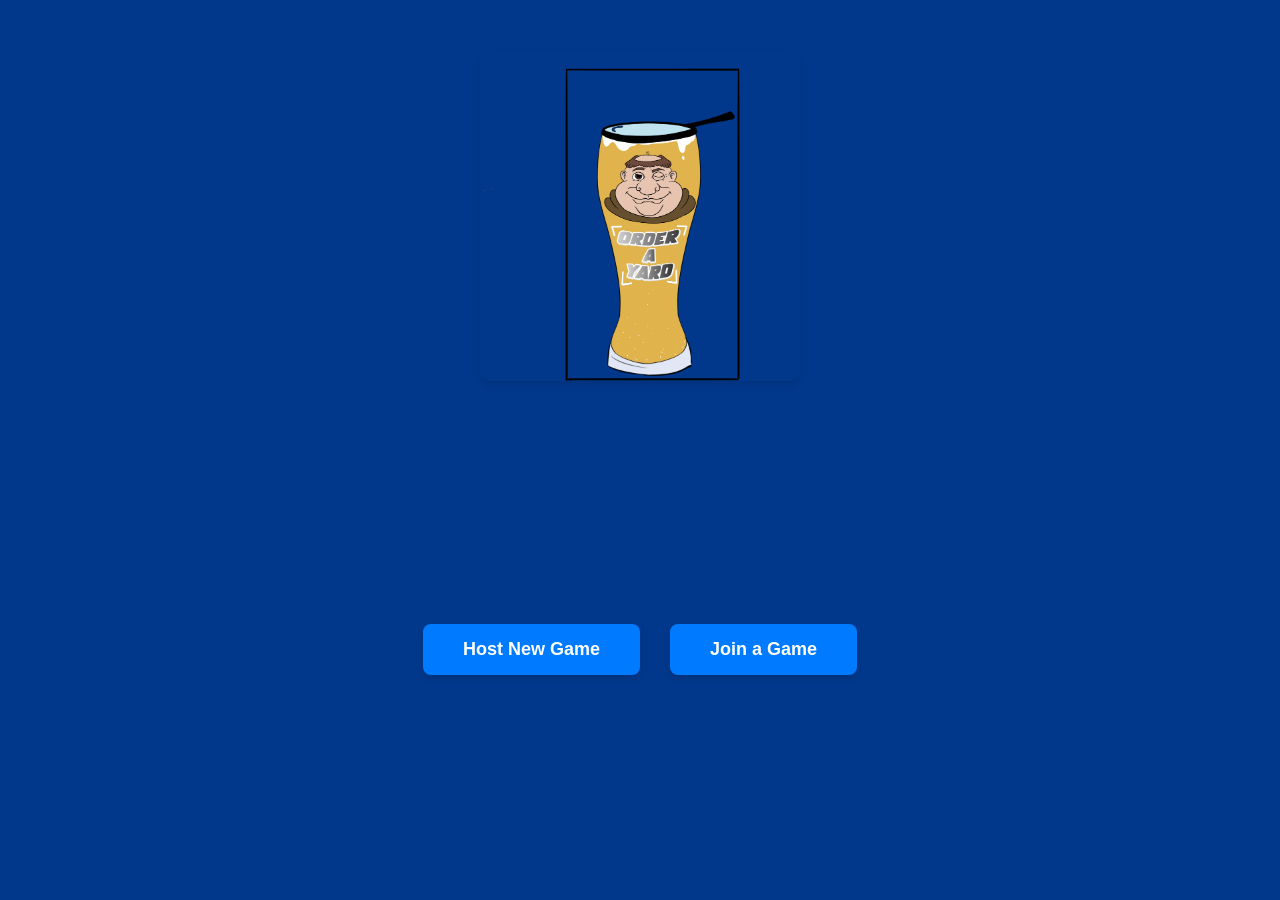
<file: index.html>
<!DOCTYPE html>
<html lang="en">
<head>
    <meta charset="UTF-8">
    <meta name="viewport" content="width=device-width, initial-scale=1.0">
    <title>Scotland Yard Website</title>
    <link rel="stylesheet" href="styles.css">
</head>
<body>
    <div class="container">
        <div class="top-section">
            <img src="croppedLogo.png" alt="Scotland Yard Logo" class="top-image">
        </div>
        
        <div class="button-section">
            <button class="nav-button" onclick="location.href='hostGame.html'">
                Host New Game
            </button>
            <button class="nav-button" onclick="location.href='joinGame.html'">
                Join a Game 
            </button>
        </div>
    </div>
</body>
</html>
</file>
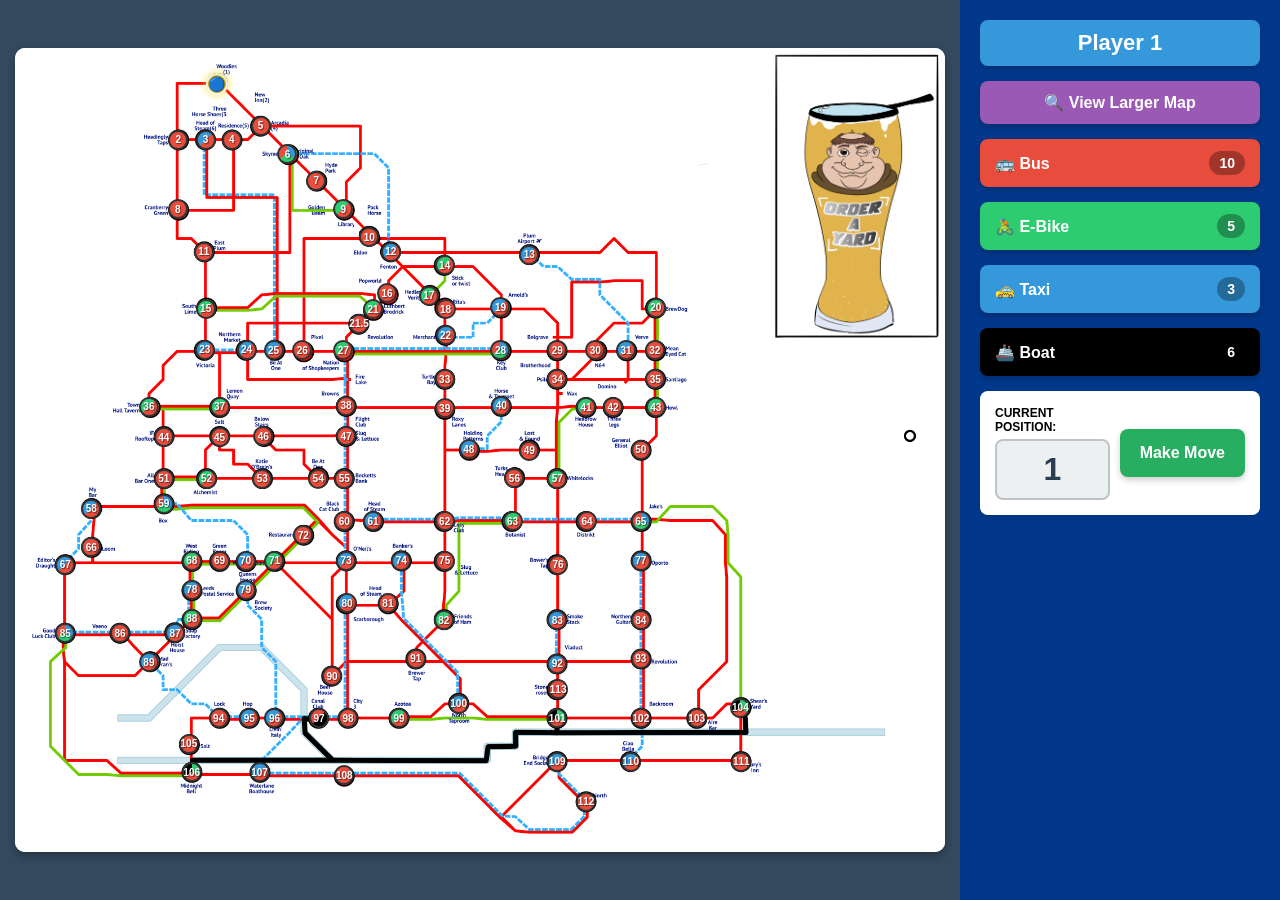
<file: gamePage.html>
<!DOCTYPE html>
<html lang="en">
<head>
    <meta charset="UTF-8">
    <meta name="viewport" content="width=device-width, initial-scale=1.0">
    <title>Game - Scotland Yard</title>
    <link rel="stylesheet" href="styles.css">
    <link rel="stylesheet" href="gamePage.css">
    <script src="gamePage.js" defer></script>
</head>
<body>
    <div class="game-container">
        <!-- Left Side - Map -->
        <div class="game-map-section">
            <div class="game-map" id="gameMap">
                <!-- .map-inner is the same size as the image —
                     ALL markers are children of this so % coords line up exactly -->
                <img src="OrderAYardFinalMap.png" alt="Game Map" class="map-image">
                <div class="map-inner">
                    <!-- COORDINATE CAPTURE PANEL -->
                    <!-- <div id="capturePanel" style="position:absolute; top:10px; right:10px; background:rgba(0,0,0,0.9); color:white; padding:15px; border-radius:8px; font-family:monospace; font-size:12px; z-index:200; max-width:280px;">
                        <div style="font-weight:bold; margin-bottom:10px;">📍 Coordinate Capture Tool</div>
                        <div>Next Location: <span id="nextLocationId" style="color:#4CAF50; font-weight:bold;">1</span></div>
                        <div id="coordDisplay" style="margin:8px 0;">Click on map to capture position</div>
                        <div style="margin-top:10px;">
                            <button onclick="undoLastCapture()" style="padding:5px 10px; margin-right:5px; cursor:pointer;">↩ Undo</button>
                            <button onclick="exportCoordinates()" style="padding:5px 10px; cursor:pointer;">📋 Copy JSON</button>
                        </div>
                        <div id="capturedList" style="margin-top:10px; max-height:150px; overflow-y:auto; font-size:10px;"></div>
                    </div> -->
                    <img id="captureToggle" src="OrderAYardLogo20262.png" style="position:absolute; top:-10px; right:-50px; width:300px; height:300px; cursor:pointer; z-index:200;" title="Toggle Coordinate Capture Tool">
                    <div id="capturedMarkers"></div>
                    <!-- <div id="playerPiece1" class="other-player-piece" draggable="true">
                        🔵
                    </div>-->
                    <div id="playerPiece" class="player-piece" draggable="true">
                        🔵
                    </div>
                    <div id="locationMarkers"></div>
                </div>
            </div>
        </div>
    
        
        <!-- Right Side - Controls -->
        <div class="game-controls-section">
            <!-- Player Name -->
            <div class="player-info">
                <h2 id="playerName">Player 1</h2>
            </div>
            
            <!-- View Map Button -->
            <button class="view-map-button" onclick="viewLargerMap()">
                🔍 View Larger Map
            </button>
            
        
            
            <!-- Tickets Section -->
            <button class="ticket-button bus" onclick="selectTicket('red')" id="redTicket">
                🚌 Bus
                <span class="ticket-count">10</span>
            </button>
            <button class="ticket-button ebike" onclick="selectTicket('green')" id="greenTicket">
                🚴 E-Bike
                <span class="ticket-count">5</span>
            </button>
            <button class="ticket-button taxi" onclick="selectTicket('yellow')" id="yellowTicket">
                🚕 Taxi
                <span class="ticket-count">3</span>
            </button>
            <button class="ticket-button boat" onclick="selectTicket('black')" id="blackTicket">
                🚢 Boat
                <span class="ticket-count">6</span>
            </button>
            <!--
                <button class="ticket-button wild" onclick="selectTicket('wild')" id="wildTicket">
                    🌑 Wild
                    <span class="ticket-count">2</span>
                </button>
            -->
            
            <!-- Position and Move Section -->
            <!--
                <div class="movement-log-section">
                    <h3>Movement Log</h3>
                    <div id="movementLog" class="movement-log"></div>
                    <div id="mrxDebugPanel" style="margin-top:8px; padding:8px; border:1px solid #ddd; border-radius:6px; font-size:12px; line-height:1.4; background:#f9f9f9; color:#222;">
                        Mr. X Debug: waiting for values...
                    </div>
                </div>
            -->

            <div class="position-move-section">
                <div class="position-display">
                    <label>Current Position:</label>
                    <div class="position-value" id="currentPosition">45</div>
                </div>
                <button class="make-move-button" onclick="makeMove()">
                    Make Move
                </button>
            </div>
        </div>
    </div>
    
    <!-- Modal for Larger Map View -->
    <div id="mapModal" class="map-modal">
        <div class="map-modal-content">
            <span class="map-modal-close" onclick="closeMapModal()">&times;</span>
            <img src="OrderAYardFinalMap.png" alt="Full Map" class="map-modal-image">
        </div>
    </div>

    <div id="gameOverOverlay" class="game-over-overlay hidden" role="dialog" aria-modal="true" aria-labelledby="gameOverTitle">
        <div class="game-over-card">
            <div class="game-over-badge">Final Result</div>
            <h2 id="gameOverTitle">Game Over</h2>
            <p id="gameOverMessage">A player landed on Mr. X.</p>
            <div class="game-over-actions">
                <button class="game-over-btn primary" onclick="location.reload()">Play Again</button>
                <button class="game-over-btn" onclick="window.location.href='lobbyPage.html'">Back to Lobby</button>
            </div>
        </div>
    </div>

    
</body>
</html>
</file>
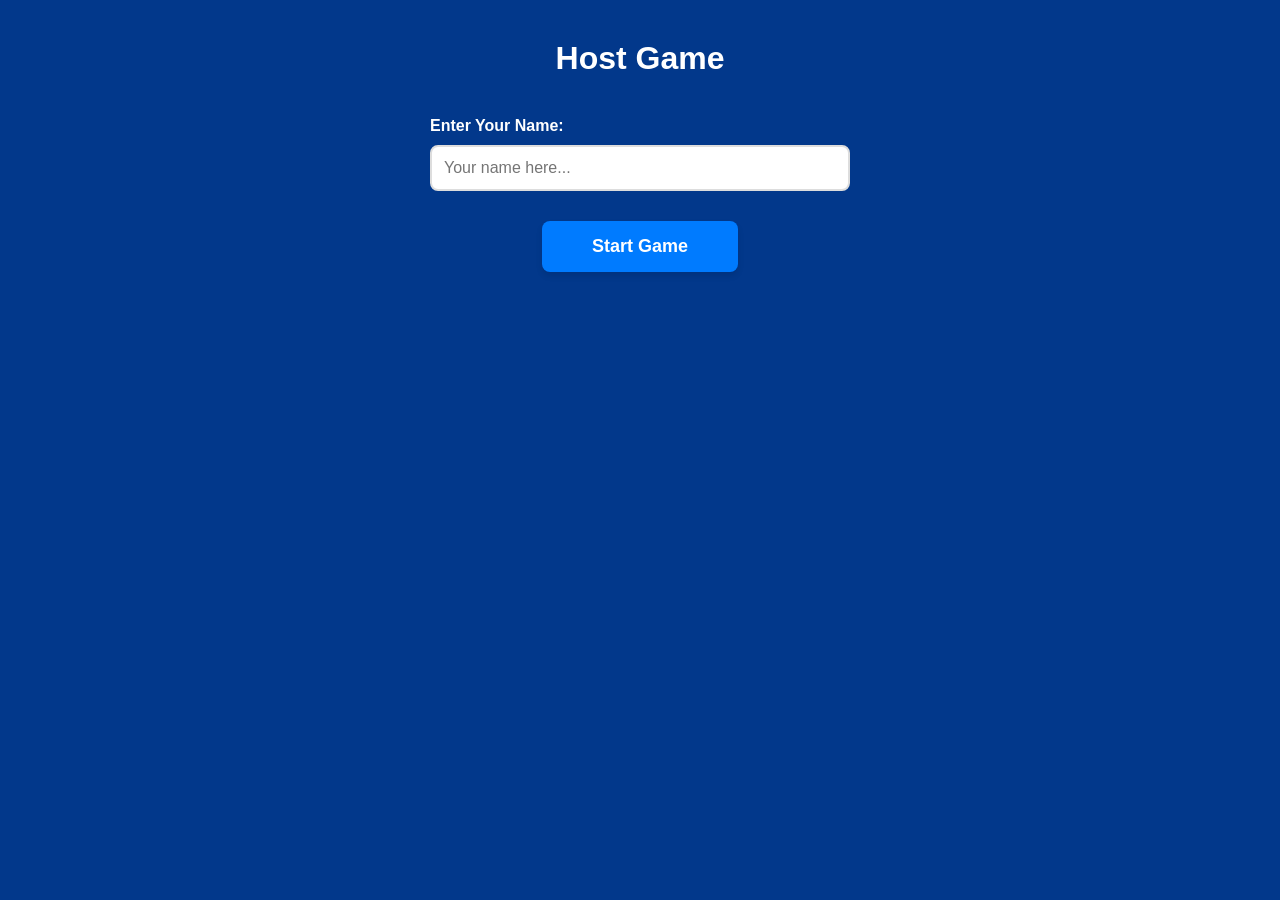
<file: hostGame.html>
<!DOCTYPE html>
<html lang="en">
<head>
    <meta charset="UTF-8">
    <meta name="viewport" content="width=device-width, initial-scale=1.0">
    <title>Host Game - Scotland Yard Website</title>
    <link rel="stylesheet" href="styles.css">
</head>
<body>
    <div class="container">
        <div class="host-game-container">
            <h1>Host Game</h1>
            
            <!-- Name Input -->
            <div class="form-group">
                <label for="playerName">Enter Your Name:</label>
                <input type="text" id="playerName" placeholder="Your name here..." />
            </div>
            
            <!-- Bottom Button -->
            <button href="/lobbyPage" class="bottom-button" id="startButton" onclick="startGame()" >
                Start Game
            </button>
        </div>
    </div>
    <script src="hostGame.js"></script>
    
</body>
</html>
</file>
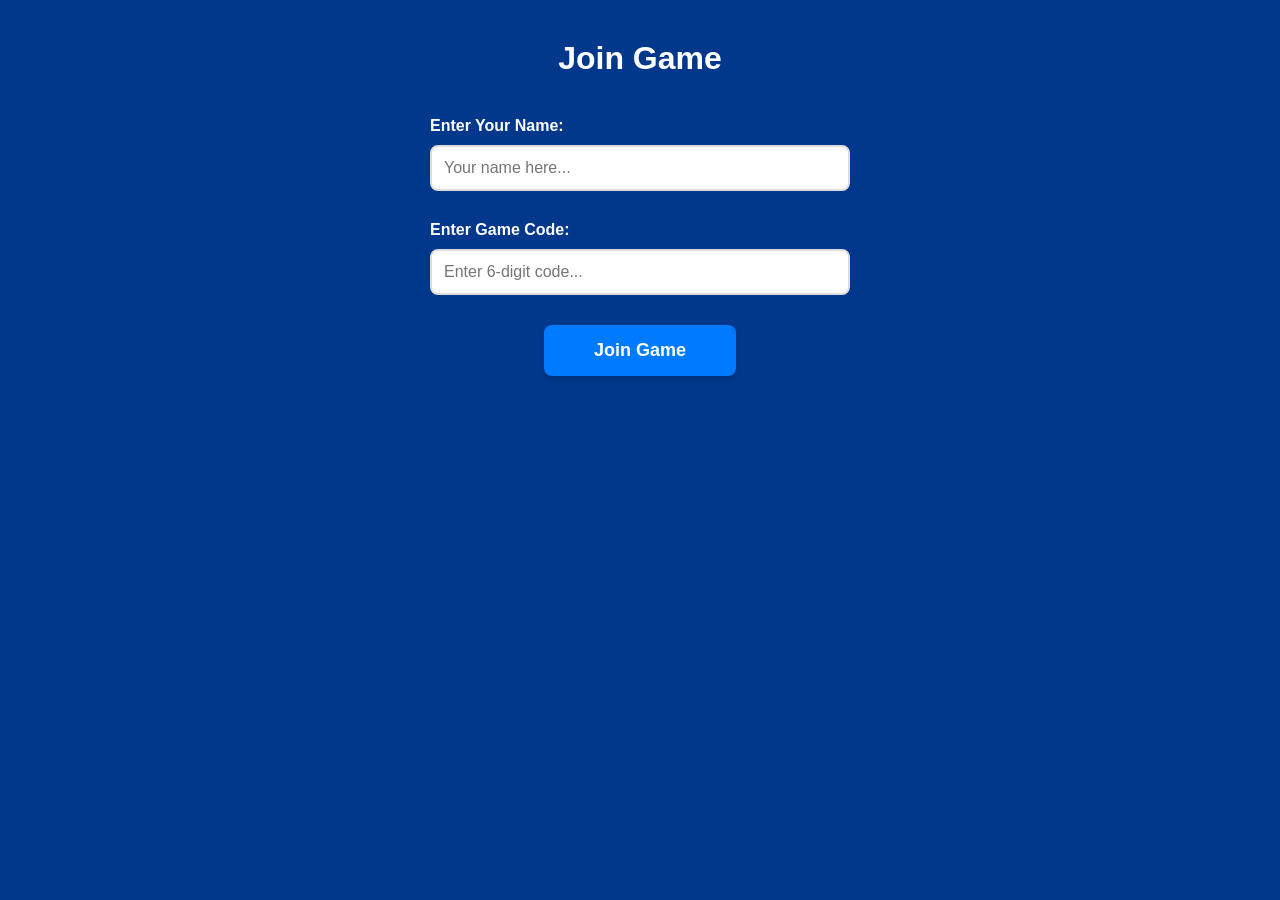
<file: joinGame.html>
<!--Still need to add mr x button lh-->


<!DOCTYPE html>
<html lang="en">
<head>
    <meta charset="UTF-8">
    <meta name="viewport" content="width=device-width, initial-scale=1.0">
    <title>Join Game - Scotland Yard Website</title>
    <link rel="stylesheet" href="styles.css">
</head>
<body>
    <div class="container">
        <div class="host-game-container">
            <h1>Join Game</h1>
            
            <!-- Name Input -->
            <div class="form-group">
                <label for="playerName">Enter Your Name:</label>
                <input type="text" id="playerName" placeholder="Your name here..." />
            </div>
            
            <!-- Game Code Input -->
            <div class="form-group">
                <label for="gameCode">Enter Game Code:</label>
                <input type="text" id="gameCode" placeholder="Enter 6-digit code..." maxlength="6" />
            </div>
            
            <!-- Join Game Button -->
            <button class="bottom-button" id="bottom-button">
                Join Game
            </button>
        </div>
    </div>
    <script src="joinGame.js" defer></script>
</body>
</html>
</file>
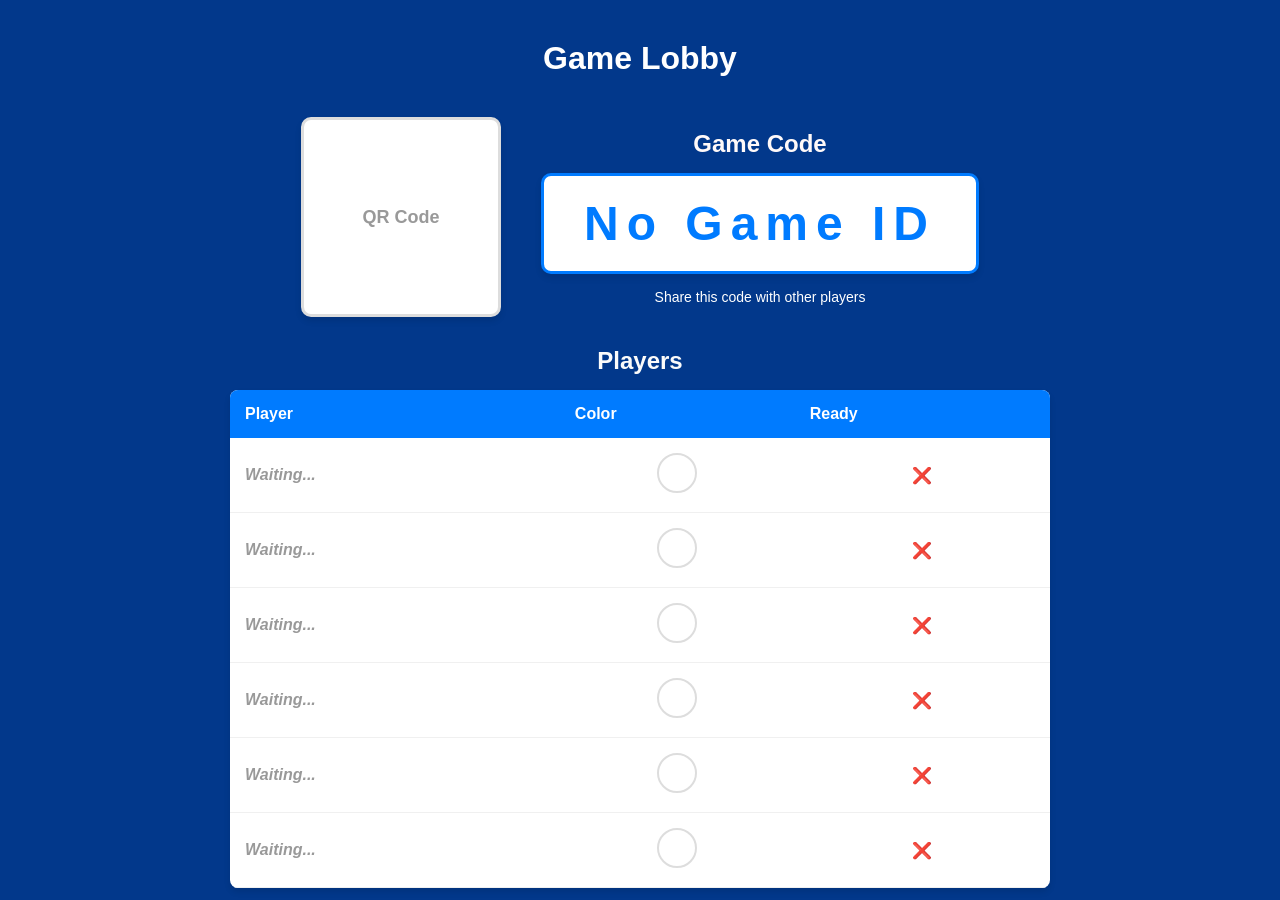
<file: lobbyPage.html>
<!DOCTYPE html>
<html lang="en">
<head>
    <meta charset="UTF-8">
    <meta name="viewport" content="width=device-width, initial-scale=1.0">
    <title>Game Lobby - Scotland Yard Website</title>
    
    <link rel="stylesheet" href="styles.css">
</head>
<body>
    <div class="container">
        <div class="lobby-container">
            <h1>Game Lobby</h1>
            
            <!-- QR Code and Game Code Section -->
            <div class="lobby-header">
                <div class="qr-code-section">
                    <div class="qr-code-placeholder">
                        <!-- QR Code will go here -->
                        <p>QR Code</p>
                    </div>
                </div>
                
                <div class="game-code-section">
                    <h2>Game Code</h2>
                    <div class="game-code-display" id="gameCodeDisplay">PlaceHolder</div>
                    <p class="game-code-instruction">Share this code with other players</p>
                </div>
            </div>
            
            <!-- Players Table -->
            <div class="players-section">
                <h2>Players</h2>
                <table class="players-table">
                    <thead>
                        <tr>
                            <th>Player</th>
                            <th>Color</th>
                            <th>Ready</th>
                        </tr>
                    </thead>
                    <tbody id="playersTableBody">
                        <tr class="player-row" data-player="1">
                            <td class="player-name">Waiting...</td>
                            <td class="player-color"><div class="color-indicator"></div></td>
                            <td class="player-ready">❌</td>
                        </tr>
                        <tr class="player-row" data-player="2">
                            <td class="player-name">Waiting...</td>
                            <td class="player-color"><div class="color-indicator"></div></td>
                            <td class="player-ready">❌</td>
                        </tr>
                        <tr class="player-row" data-player="3">
                            <td class="player-name">Waiting...</td>
                            <td class="player-color"><div class="color-indicator"></div></td>
                            <td class="player-ready">❌</td>
                        </tr>
                        <tr class="player-row" data-player="4">
                            <td class="player-name">Waiting...</td>
                            <td class="player-color"><div class="color-indicator"></div></td>
                            <td class="player-ready">❌</td>
                        </tr>
                        <tr class="player-row" data-player="5">
                            <td class="player-name">Waiting...</td>
                            <td class="player-color"><div class="color-indicator"></div></td>
                            <td class="player-ready">❌</td>
                        </tr>
                        <tr class="player-row" data-player="6">
                            <td class="player-name">Waiting...</td>
                            <td class="player-color"><div class="color-indicator"></div></td>
                            <td class="player-ready">❌</td>
                        </tr>
                    </tbody>
                </table>
            </div>
            
            <!-- Ready/Start Button -->
            <button class="lobby-action-button" id="readyButton" onclick="toggleReady()">
            
                load into game
            </button >
        <button id="startButton">Start Game</button>
        </div>
    </div>
    <script src="lobbyPage.js" defer></script>
    
    </body>

</html>
</file>
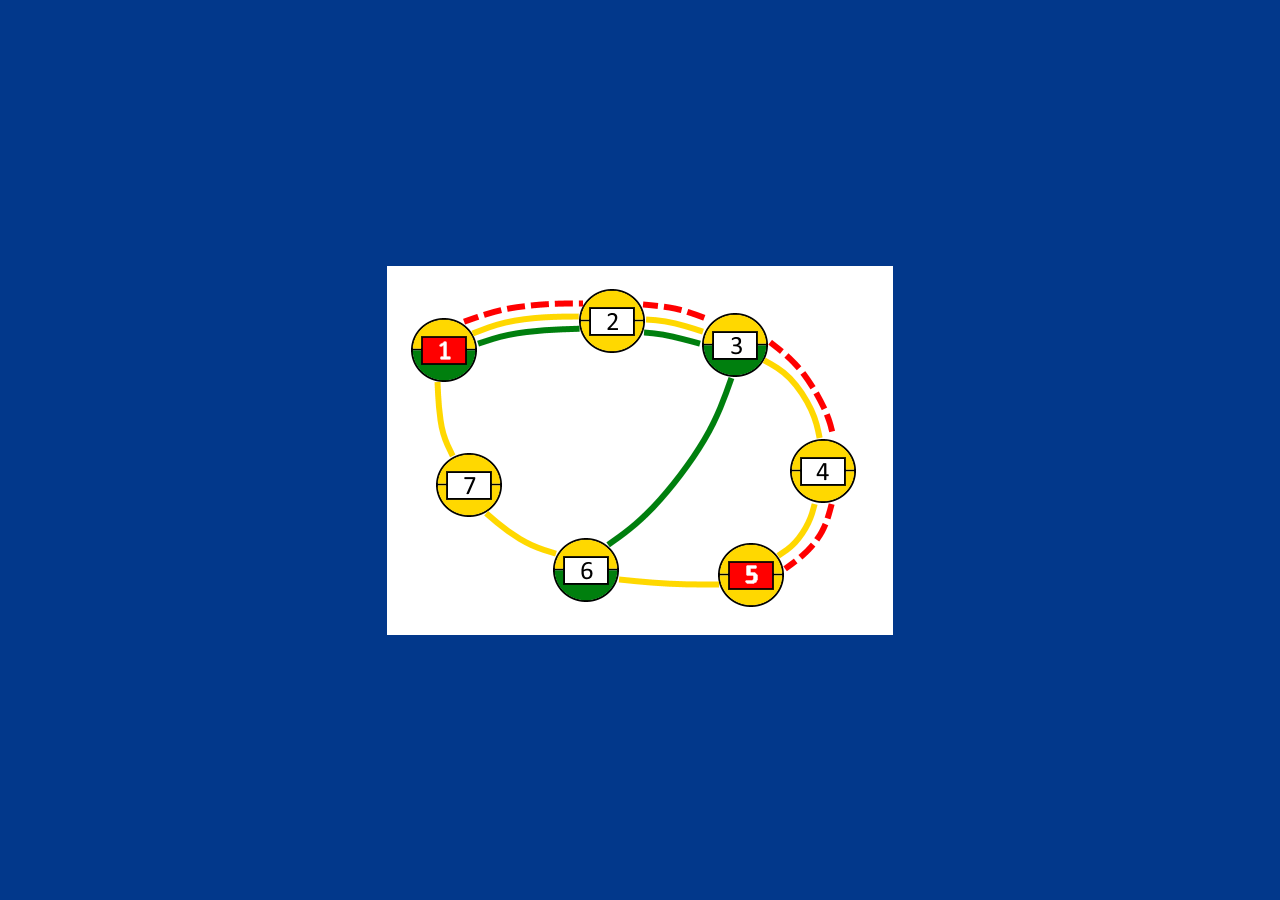
<file: map.html>
<!DOCTYPE html>
<html lang="en">
<head>
    <meta charset="UTF-8">
    <meta name="viewport" content="width=device-width, initial-scale=1.0">
    <title>Scotland Yard Website</title>
    <link rel="stylesheet" href="styles.css">
</head>
<body>

<img src="mini_map.png">

</body>
</html>
</file>
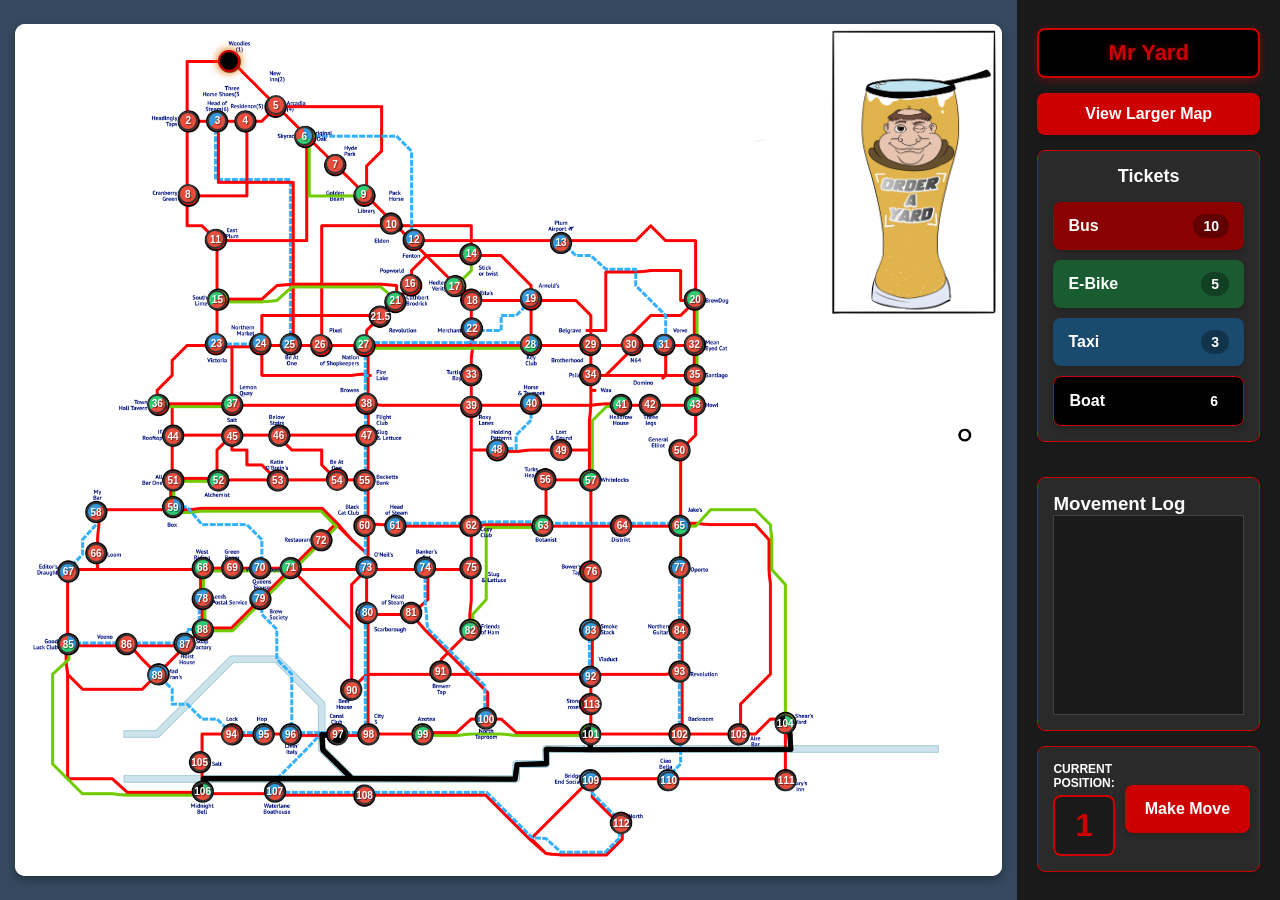
<file: mrxPage.html>
<!DOCTYPE html>
<html lang="en">
<head>
    <meta charset="UTF-8">
    <meta name="viewport" content="width=device-width, initial-scale=1.0">
    <title>Mr Yard - Scotland Yard</title>
    <link rel="stylesheet" href="styles.css">
    <link rel="stylesheet" href="gamePage.css">
    <link rel="stylesheet" href="mrxPage.css">
    <script src="gamePage.js" defer></script>
</head>
<body class="mrx-theme">
    <div class="game-container">
        <!-- Map display and information -->
        <div class="game-map-section">
            <div class="game-map" id="gameMap">
                <img src="OrderAYardFinalMap.png" alt="Game Map" class="map-image">
                <div class="map-inner">
                    <img id="captureToggle" src="OrderAYardLogo20262.png" style="position:absolute; top:-10px; right:-50px; width:300px; height:300px; cursor:pointer; z-index:200;" title="Toggle Coordinate Capture Tool">
                    <div id="capturedMarkers"></div>
                    <div id="playerPiece1" class="other-player-piece" draggable="true">
                    </div>
                    <div id="playerPiece" class="player-piece" draggable="true"></div>                        
                    </div>
                    <div id="locationMarkers"></div>
                </div>
            </div>
        </div>
    
        
        <!-- Mr Yard/map controls -->
        <div class="game-controls-section">
            <!-- Mr Yard name -->
            <div class="player-info">
                <h2 id="playerName">Mr Yard</h2>
            </div>
            
            <!-- View map button -->
            <button class="view-map-button" onclick="viewLargerMap()">
                View Larger Map
            </button>
            
        
            
            <!-- Tickets section -->
            <div class="tickets-section">
                <h3>Tickets</h3>
                <div class="tickets-buttons">
                    <button class="ticket-button bus" onclick="selectTicket('bus')" id="busTicket">
                         Bus
                        <span class="ticket-count">10</span>
                    </button>
                    <button class="ticket-button ebike" onclick="selectTicket('ebike')" id="ebikeTicket">
                         E-Bike
                        <span class="ticket-count">5</span>
                    </button>
                    <button class="ticket-button taxi" onclick="selectTicket('taxi')" id="taxiTicket">
                         Taxi
                        <span class="ticket-count">3</span>
                    </button>
                    <button class="ticket-button boat" onclick="selectTicket('boat')" id="boatTicket">
                         Boat
                        <span class="ticket-count">6</span>
                    </button>
                </div>
            </div>
            
            <!-- Position and move section -->
                 <div class="movement-log-section">
            <h3>Movement Log</h3>
            <div id="movementLog" class="movement-log"></div>
            </div>

            <div class="position-move-section">
                <div class="position-display">
                    <label>Current Position:</label>
                    <div class="position-value" id="currentPosition">45</div>
                </div>
                <button class="make-move-button" onclick="makeMove()">
                    Make Move
                </button>
            </div>
        </div>
    </div>
    
    <!-- Modal for larger map view -->
    <div id="mapModal" class="map-modal">
        <div class="map-modal-content">
            <span class="map-modal-close" onclick="closeMapModal()">&times;</span>
            <img src="OrderAYardFinalMap.png" alt="Full Map" class="map-modal-image">
        </div>
    </div> 

    
</body>
</html>
</file>
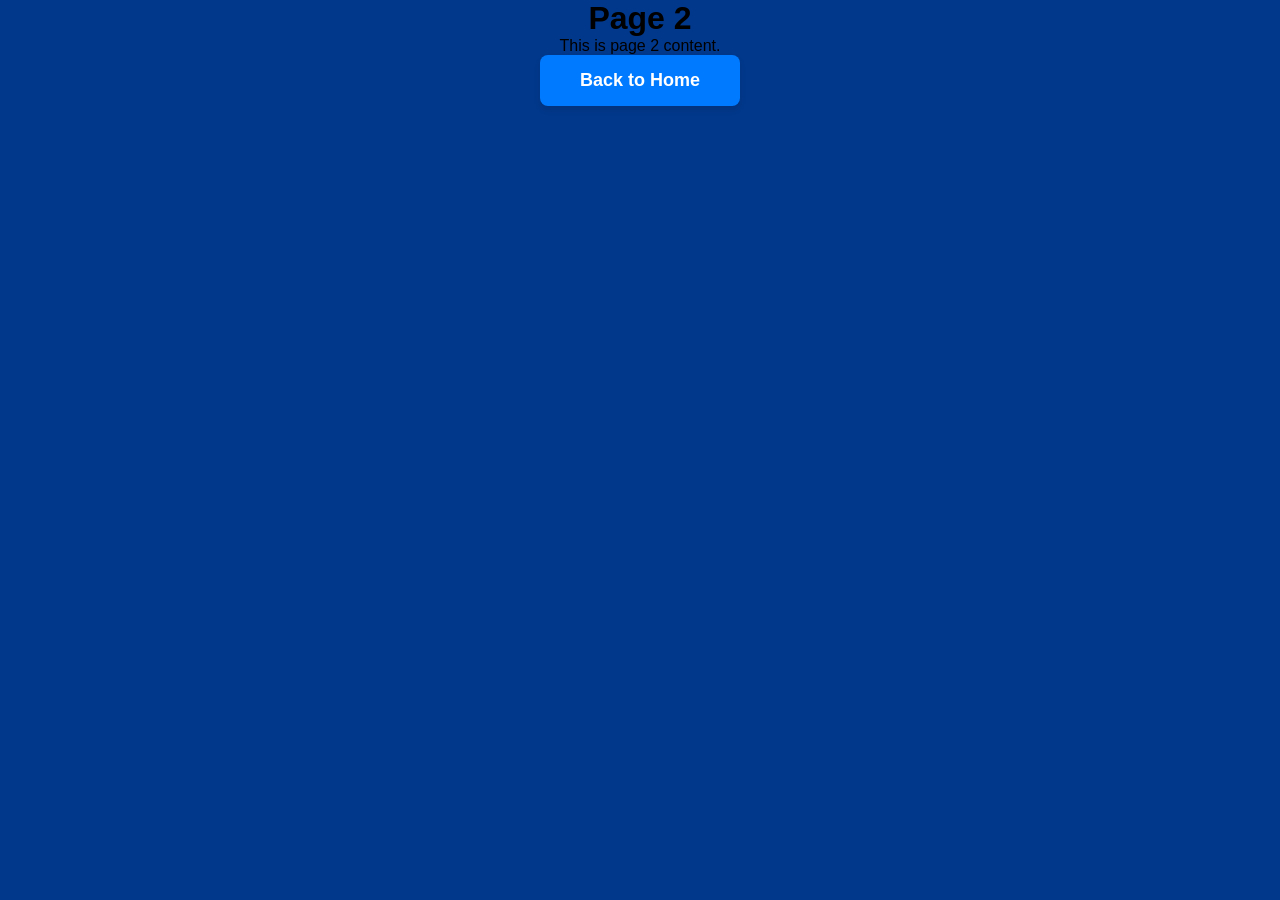
<file: page2.html>
<!DOCTYPE html>
<html lang="en">
<head>
    <meta charset="UTF-8">
    <meta name="viewport" content="width=device-width, initial-scale=1.0">
    <title>Page 2 - Scotland Yard Website</title>
    <link rel="stylesheet" href="styles.css">
</head>
<body>
    <div class="container">
        <h1>Page 2</h1>
        <p>This is page 2 content.</p>
        <button class="nav-button" onclick="location.href='index.html'">
            Back to Home
        </button>
    </div>
</body>
</html>
</file>
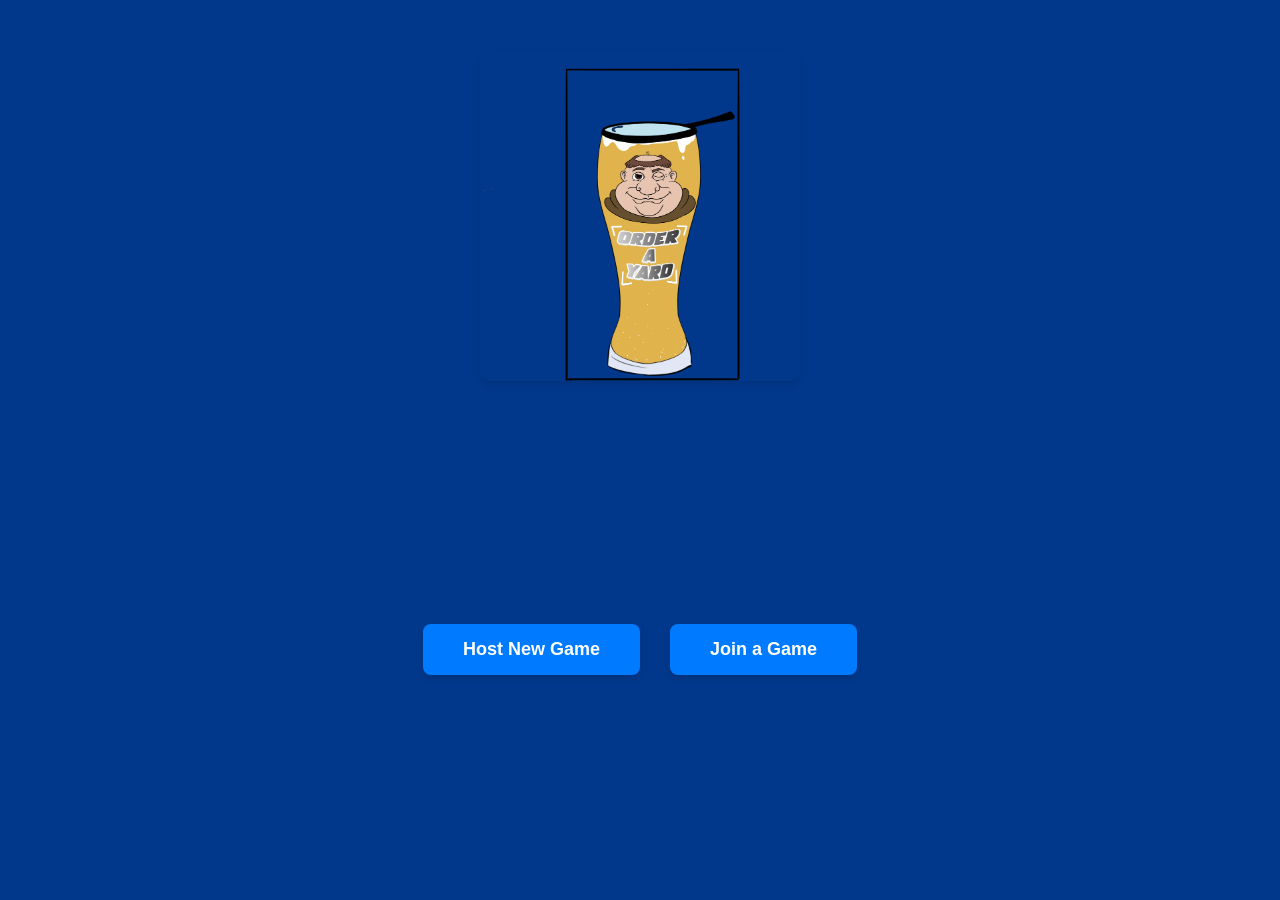
<file: startPage.html>
<!DOCTYPE html>
<html lang="en">
<head>
    <meta charset="UTF-8">
    <meta name="viewport" content="width=device-width, initial-scale=1.0">
    <title>Scotland Yard Website</title>
    <link rel="stylesheet" href="styles.css">
</head>
<body>
    <div class="container">
        <div class="top-section">
            <img src="croppedLogo.png" alt="Scotland Yard Logo" class="top-image">
        </div>
        
        <div class="button-section">
            <button class="nav-button" onclick="location.href='hostGame.html'">
                Host New Game
            </button>
            <button class="nav-button" onclick="location.href='joinGame.html'">
                Join a Game 
            </button>
        </div>
    </div>
</body>
</html>
</file>
<file: styles.css>
* {
    margin: 0;
    padding: 0;
    box-sizing: border-box;
}

body {
    font-family: Arial, sans-serif;
    height: 100vh;
    display: flex;
    justify-content: center;
    align-items: center;
    background-color: #02388B;
}

.container {
    width: 100%;
    height: 100%;
    display: flex;
    flex-direction: column;
    align-items: center;
}

.top-section {
    padding-top: 50px;
    text-align: center;
}

.top-image {
    max-width: 400px;
    width: 80%;
    height: auto;
    border-radius: 10px;
    box-shadow: 0 4px 6px rgba(0, 0, 0, 0.1);
}

.button-section {
    margin-top: auto;
    margin-bottom: 25vh;
    display: flex;
    gap: 30px;
    justify-content: center;
    align-items: center;
}

.nav-button {
    padding: 15px 40px;
    font-size: 18px;
    font-weight: bold;
    color: white;
    background-color: #007bff;
    border: none;
    border-radius: 8px;
    cursor: pointer;
    transition: all 0.3s ease;
    box-shadow: 0 4px 6px rgba(0, 0, 0, 0.1);
}

.nav-button:hover {
    background-color: #0056b3;
    transform: translateY(-2px);
    box-shadow: 0 6px 8px rgba(0, 0, 0, 0.15);
}

.nav-button:active {
    transform: translateY(0);
    box-shadow: 0 2px 4px rgba(0, 0, 0, 0.1);
}

/* Host Game Page Styles */
.host-game-container {
    width: 100%;
    max-width: 500px;
    padding: 40px;
    display: flex;
    flex-direction: column;
    gap: 30px;
    align-items: center;
}
.host-game-container h1 {
    text-align: center;
    color: #ffffff;
    margin-bottom: 10px;
}

.form-group {
    width: 100%;
    display: flex;
    flex-direction: column;
    gap: 10px;
}

.form-group label {
    font-size: 16px;
    font-weight: bold;
    color: #ffffff;
}

.form-group input {
    padding: 12px;
    font-size: 16px;
    border: 2px solid #ddd;
    border-radius: 8px;
    transition: border-color 0.3s ease;
}

.form-group input:focus {
    outline: none;
    border-color: #007bff;
}

.color-selector {
    width: 100%;
    display: flex;
    flex-direction: column;
    gap: 10px;
    
}
.color-selector label {
    font-size: 16px;
    font-weight: bold;
    color: #ffffff;
}

.color-button {
    padding: 15px 30px;
    font-size: 16px;
    font-weight: bold;
    color: white;
    background-color: #28a745;
    border: none;
    border-radius: 8px;
    cursor: pointer;
    transition: all 0.3s ease;
    box-shadow: 0 4px 6px rgba(0, 0, 0, 0.1);
}

.color-button:hover {
    background-color: #218838;
    transform: translateY(-2px);
}

.color-wheel {
    display: none;
    grid-template-columns: repeat(4, 1fr);
    gap: 15px;
    padding: 20px;
    background-color: #f9f9f9;
    border-radius: 8px;
    border: 2px solid #ddd;
    margin-top: 10px;
}

.color-wheel.active {
    display: grid;
}

.color-option {
    width: 60px;
    height: 60px;
    border-radius: 50%;
    cursor: pointer;
    border: 3px solid transparent;
    transition: all 0.3s ease;
}

.color-option:hover {
    transform: scale(1.1);
    border-color: #333;
}

.color-option.selected {
    border-color: #000;
    box-shadow: 0 0 10px rgba(0, 0, 0, 0.3);
}

.selected-color-display {
    padding: 10px 20px;
    background-color: #f0f0f0;
    border-radius: 8px;
    text-align: center;
    font-weight: bold;
}

.bottom-button {
    margin-top: auto;
    padding: 15px 50px;
    font-size: 18px;
    font-weight: bold;
    color: white;
    background-color: #007bff;
    border: none;
    border-radius: 8px;
    cursor: pointer;
    transition: all 0.3s ease;
    box-shadow: 0 4px 6px rgba(0, 0, 0, 0.1);
}

.bottom-button:hover {
    background-color: #0056b3;
    transform: translateY(-2px);
}

/* Lobby Page Styles */
.lobby-container {
    width: 100%;
    max-width: 900px;
    padding: 40px;
    display: flex;
    flex-direction: column;
    gap: 30px;
    align-items: center;
    overflow-y: auto;
}

.lobby-container h1 {
    text-align: center;
    color: #ffffff;
    margin-bottom: 10px;
}

.lobby-header {
    display: flex;
    gap: 40px;
    width: 100%;
    justify-content: center;
    align-items: center;
    flex-wrap: wrap;
}

.qr-code-section {
    display: flex;
    flex-direction: column;
    align-items: center;
    gap: 10px;
}

.qr-code-placeholder {
    width: 200px;
    height: 200px;
    background-color: #fff;
    border: 3px solid #ddd;
    border-radius: 10px;
    display: flex;
    justify-content: center;
    align-items: center;
    box-shadow: 0 4px 6px rgba(0, 0, 0, 0.1);
}

.qr-code-placeholder p {
    color: #999;
    font-size: 18px;
    font-weight: bold;
}

.game-code-section {
    display: flex;
    flex-direction: column;
    align-items: center;
    gap: 15px;
}

.game-code-section h2 {
    color: #fff9f9;
    margin: 0;
}

.game-code-display {
    font-size: 48px;
    font-weight: bold;
    color: #007bff;
    background-color: #fff;
    padding: 20px 40px;
    border-radius: 10px;
    border: 3px solid #007bff;
    letter-spacing: 8px;
    box-shadow: 0 4px 6px rgba(0, 0, 0, 0.1);
}

.game-code-instruction {
    color: #ffffff;
    font-size: 14px;
    text-align: center;
}

.players-section {
    width: 100%;
    display: flex;
    flex-direction: column;
    gap: 15px;
}

.players-section h2 {
    color: #fbfbfb;
    text-align: center;
}

.players-table {
    width: 100%;
    border-collapse: collapse;
    background-color: #fff;
    border-radius: 8px;
    overflow: hidden;
    box-shadow: 0 4px 6px rgba(0, 0, 0, 0.1);
}

.players-table thead {
    background-color: #007bff;
    color: white;
}

.players-table th {
    padding: 15px;
    text-align: left;
    font-weight: bold;
    font-size: 16px;
}

.players-table td {
    padding: 15px;
    border-bottom: 1px solid #f0f0f0;
    font-size: 16px;
}

.player-row {
    transition: background-color 0.3s ease;
}

.player-row.active {
    background-color: #f8f9fa;
}

.player-row:hover {
    background-color: #e9ecef;
}

.player-name {
    font-weight: bold;
    color: #ffffff;
}

.player-row:not(.active) .player-name {
    color: #999;
    font-style: italic;
}

.player-color {
    text-align: center;
}

.color-indicator {
    width: 40px;
    height: 40px;
    border-radius: 50%;
    border: 2px solid #ddd;
    display: inline-block;
}

.player-ready {
    text-align: center;
    font-size: 24px;
}

.lobby-action-button {
    margin-top: 20px;
    padding: 15px 60px;
    font-size: 20px;
    font-weight: bold;
    color: white;
    background-color: #ffc107;
    border: none;
    border-radius: 8px;
    cursor: pointer;
    transition: all 0.3s ease;
    box-shadow: 0 4px 6px rgba(0, 0, 0, 0.1);
}

.lobby-action-button:hover {
    background-color: #e0a800;
    transform: translateY(-2px);
    box-shadow: 0 6px 8px rgba(0, 0, 0, 0.15);
}

.lobby-action-button.start-game {
    background-color: #28a745;
    animation: pulse 1.5s infinite;
}

.lobby-action-button.start-game:hover {
    background-color: #218838;
}

.lobby-action-button.start-game:hover {
    background-color: #218838;
}

@keyframes pulse {
    0%, 100% {
        transform: scale(1);
    }
    50% {
        transform: scale(1.05);
    }
}

/* Game Page Styles - Landscape Mobile Layout */
.game-container {
    display: flex;
    width: 100%;
    height: 100vh;
    background-color: #2c3e50;
    overflow: hidden;
}

.game-map-section {
    flex: 1;
    display: flex;
    justify-content: center;
    align-items: center;
    padding: 15px;
    background-color: #34495e;
    min-width: 0; /* prevent flex overflow */
}

/* Outer wrapper: locks to the true image aspect ratio (6600×5700 = 22:19)
   and shrinks to fit whichever axis runs out of space first.             */
.game-map {
    position: relative;
    /* Use the real image ratio so the box is always the same shape */
    aspect-ratio: 6600 / 5700;
    /* Grow as wide as possible but never taller than the available height */
    width: 100%;
    max-width: calc((100vh - 30px) * (6600 / 5700));
    max-height: calc(100vh - 30px);
    background-color: #fff;
    border-radius: 10px;
    overflow: hidden;
    box-shadow: 0 4px 8px rgba(0, 0, 0, 0.3);
}

/* Inner wrapper: identical size to .game-map — ALL markers live here.
   Because this exactly matches the image, %-based coordinates are always
   relative to the image itself, not any letterbox padding.               */
.map-inner {
    position: absolute;
    inset: 0;
    width: 100%;
    height: 100%;
    pointer-events: none; /* let clicks reach child markers */
}

/* The image fills the locked aspect-ratio box perfectly — no letterbox */
.map-image {
    position: absolute;
    inset: 0;
    width: 100%;
    height: 100%;
    object-fit: fill; /* box is already the right shape, so fill = no distortion */
    display: block;
}

.game-controls-section {
    width: 320px;
    display: flex;  
    flex-direction: column;
    padding: 20px;
    background-color: #02388B;
    overflow-y: auto;
    gap: 15px;
}

.player-info {
    text-align: center;
    padding: 10px;
    background-color: #3498db;
    border-radius: 8px;
    color: white;
    box-shadow: 0 2px 4px rgba(0, 0, 0, 0.2);
}

.player-info h2 {
    margin: 0;
    font-size: 22px;
}

.view-map-button {
    padding: 12px 20px;
    font-size: 16px;
    font-weight: bold;
    color: white;
    background-color: #9b59b6;
    border: none;
    border-radius: 8px;
    cursor: pointer;
    transition: all 0.3s ease;
    box-shadow: 0 3px 6px rgba(0, 0, 0, 0.2);
}

.view-map-button:hover {
    background-color: #8e44ad;
    transform: translateY(-2px);
}

.tickets-section {
    background-color: #fff;
    padding: 15px;
    border-radius: 8px;
    box-shadow: 0 2px 4px rgba(0, 0, 0, 0.1);
}

.tickets-section h3 {
    margin: 0 0 15px 0;
    color: #2c3e50;
    text-align: center;
    font-size: 18px;
}

.tickets-buttons {
    display: flex;
    flex-direction: column;
    gap: 10px;
}

.ticket-button {
    padding: 12px 15px;
    font-size: 16px;
    font-weight: bold;
    color: white;
    border: none;
    border-radius: 8px;
    cursor: pointer;
    transition: all 0.3s ease;
    box-shadow: 0 3px 6px rgba(0, 0, 0, 0.2);
    display: flex;
    justify-content: space-between;
    align-items: center;
    position: relative;
}

.ticket-button.bus {
    background-color: #e74c3c;
}

.ticket-button.bus:hover {
    background-color: #c0392b;
}

.ticket-button.ebike {
    background-color: #2ecc71;
}

.ticket-button.ebike:hover {
    background-color: #27ae60;
}

.ticket-button.taxi {
    background-color: #3498db;
}

.ticket-button.taxi:hover {
    background-color: #2980b9;
}

.ticket-button.taxi {
    background-color: #3498db;
}

.ticket-button.taxi:hover {
    background-color: #2980b9;
}
.ticket-button.boat {
    background-color: #000000;
}

.ticket-button.boat:hover {
    background-color: #000000af;
}

    .ticket-button.wild {
        background: linear-gradient(135deg, #1a0033, #4b0082);
        border: 2px dashed #c084fc;
        color: #e9d5ff;
    }

    .ticket-button.wild:hover {
        background: linear-gradient(135deg, #2d0050, #6b21a8);
    }

.ticket-button.selected {
    transform: scale(1.05);
    box-shadow: 0 0 15px rgba(255, 255, 255, 0.8), 0 3px 6px rgba(0, 0, 0, 0.3);
    border: 3px solid #46cdf7;
}

.ticket-count {
    background-color: rgba(0, 0, 0, 0.3);
    padding: 4px 10px;
    border-radius: 20px;
    font-size: 14px;
}

.position-move-section {
    display: flex;
    gap: 10px;
    align-items: center;
    background-color: #fff;
    padding: 15px;
    border-radius: 8px;
    box-shadow: 0 2px 4px rgba(0, 0, 0, 0.1);
}

.position-display {
    flex: 1;
    display: flex;
    flex-direction: column;
    gap: 5px;
}

.position-display label {
    font-size: 12px;
    color: #000000;
    font-weight: bold;
    text-transform: uppercase;
}

.position-value {
    font-size: 32px;
    font-weight: bold;
    color: #2c3e50;
    background-color: #ecf0f1;
    padding: 10px;
    border-radius: 8px;
    text-align: center;
    border: 2px solid #bdc3c7;
}

.make-move-button {
    padding: 15px 20px;
    font-size: 16px;
    font-weight: bold;
    color: white;
    background-color: #27ae60;
    border: none;
    border-radius: 8px;
    cursor: pointer;
    transition: all 0.3s ease;
    box-shadow: 0 3px 6px rgba(0, 0, 0, 0.2);
    white-space: nowrap;
}

.make-move-button:hover {
    background-color: #229954;
    transform: translateY(-2px);
}

.make-move-button:active {
    transform: translateY(0);
}

/* Map Modal */
.map-modal {
    display: none;
    position: fixed;
    z-index: 1000;
    left: 0;
    top: 0;
    width: 100%;
    height: 100%;
    background-color: rgba(0, 0, 0, 0.9);
    justify-content: center;
    align-items: center;
}

.map-modal-content {
    position: relative;
    max-width: 95%;
    max-height: 95%;
}

.map-modal-image {
    width: 100%;
    height: 100%;
    object-fit: contain;
    border-radius: 10px;
}

.map-modal-close {
    position: absolute;
    top: -40px;
    right: 0;
    color: #fff;
    font-size: 40px;
    font-weight: bold;
    cursor: pointer;
    transition: color 0.3s ease;
}

.map-modal-close:hover {
    color: #e74c3c;
}

/* Responsive adjustments for smaller screens */
@media (max-width: 768px) {
    .game-controls-section {
        width: 280px;
        padding: 15px;
        gap: 12px;
    }
    
    .player-info h2 {
        font-size: 18px;
    }
    
    .view-map-button {
        padding: 10px 15px;
        font-size: 14px;
    }
    
    .ticket-button {
        padding: 10px 12px;
        font-size: 14px;
    }
}

.movement-log-section {
    margin-top: 20px;
}

.movement-log {
    background: #f4f4f4;
    border: 1px solid #ccc;
    height: 200px;
    overflow-y: auto;
    padding: 10px;
    font-size: 14px;
}
</file>
<file: gamePage.css>
/* ========================================
           GAME MAP CONTAINER
           Outer element - aspect-ratio lock is in styles.css
           ======================================== */
        /* .game-map override not needed here — handled in styles.css */

        /* Marker containers fill the inner wrapper exactly */
        #locationMarkers,
        #capturedMarkers {
            position: absolute;
            inset: 0;
            width: 100%;
            height: 100%;
            pointer-events: none; /* let clicks pass to child markers */
        }
        #locationMarkers .location-marker,
        #capturedMarkers .captured-marker {
            pointer-events: auto;
        }
        
        /* ========================================
           PLAYER PIECE STYLES
           The draggable token representing the player.
           Uses absolute positioning within the map.
           ======================================== */
        .player-piece {
            position: absolute;
            width: 22px;
            height: 22px;
            pointer-events: auto; /* re-enable inside pointer-events:none .map-inner */
            font-size: 14px;
            display: flex;
            align-items: center;
            justify-content: center;
            border-radius: 50%;
            border: 2px solid rgba(255, 255, 255, 0.9);
            background: rgba(0, 0, 0, 0.22);
            cursor: grab;           /* Shows grab cursor on hover */
            z-index: 100;           /* Keeps piece above location markers */
            transition: left 0.3s ease, top 0.3s ease; /* Smooth movement animation */
            user-select: none;      /* Prevents text selection while dragging */
            transform: translate(-50%, -50%); /* Centers piece on coordinates */
        }

        .other-player-piece {
            position: absolute;
            width: 22px;
            height: 22px;
            pointer-events: auto; /* re-enable inside pointer-events:none .map-inner */
            font-size: 12px;
            display: flex;
            align-items: center;
            justify-content: center;
            border-radius: 50%;
            border: 2px solid rgba(255, 255, 255, 0.9);
            line-height: 1;
            font-weight: 700;
            cursor: grab;           /* Shows grab cursor on hover */
            z-index: 100;           /* Keeps piece above location markers */
            transition: left 0.3s ease, top 0.3s ease; /* Smooth movement animation */
            user-select: none;      /* Prevents text selection while dragging */
            transform: translate(-50%, -50%); /* Centers piece on coordinates */
        }
        
        /* Player piece appearance while being dragged */
        .player-piece.dragging {
            opacity: 0.5;
            cursor: grabbing;
        }
        
        /* ========================================
           LOCATION MARKER STYLES
           The numbered circles on the map that
           players can click or drop their piece on.
           Colors show available transport types:
           - Red = Taxi
           - Green = E-Bike
           - Blue = Bus
           ======================================== */
        .location-marker {
            position: absolute;
            width: 20px;
            height: 20px;
            border-radius: 50%;     /* Makes it circular */
            background: rgba(255, 255, 255, 0.85);
            border: 2px solid #333;
            display: flex;
            align-items: center;
            justify-content: center;
            font-size: 10px;
            font-weight: bold;
            cursor: pointer;
            transform: translate(-50%, -50%); /* Centers marker on coordinates */
            transition: all 0.2s ease;
            color: white;
            text-shadow: 1px 1px 1px rgba(0,0,0,0.5);
        }
        
        /* Single color markers */
        .location-marker.taxi-only {
            background: #3498db; /* Blue for taxi */
            color: #333;
            text-shadow: none;
        }
        .location-marker.ebike-only {
            background: #2ecc71; /* Green for e-bike */
        }
        .location-marker.bus-only {
            background: #e74c3c; /* Red for bus */
        }
        .location-marker.boat-only {
            background: #000000; /* Black for boat */
        }
        
        /* Two color markers - split in half */
        .location-marker.taxi-ebike {
            background: linear-gradient(135deg, #3498db 50%, #2ecc71 50%);
        }
        .location-marker.taxi-bus {
            background: linear-gradient(135deg, #3498db 50%, #e74c3c 50%);
        }
        .location-marker.taxi-boat {
            background: linear-gradient(135deg, #3498db 50%, #000000 50%);
        }
        .location-marker.ebike-bus {
            background: linear-gradient(135deg, #2ecc71 50%, #e74c3c 50%);
        }
        .location-marker.ebike-boat {
            background: linear-gradient(135deg, #2ecc71 50%, #000000 50%);
        }
        .location-marker.bus-boat {
            background: linear-gradient(135deg, #e74c3c 50%, #000000 50%);
        }
        
        /* Three color markers */
        .location-marker.taxi-ebike-bus {
            background: conic-gradient(#3498db 0deg 120deg, #2ecc71 120deg 240deg, #e74c3c 240deg 360deg);
        }
        .location-marker.taxi-ebike-boat {
            background: conic-gradient(#3498db 0deg 120deg, #2ecc71 120deg 240deg, #000000 240deg 360deg);
        }
        .location-marker.taxi-bus-boat {
            background: conic-gradient(#3498db 0deg 120deg, #e74c3c 120deg 240deg, #000000 240deg 360deg);
        }
        .location-marker.ebike-bus-boat {
            background: conic-gradient(#2ecc71 0deg 120deg, #e74c3c 120deg 240deg, #000000 240deg 360deg);
        }
        
        /* Four color marker - all transports */
        .location-marker.all-transport {
            background: conic-gradient(#3498db 0deg 90deg, #2ecc71 90deg 180deg, #e74c3c 180deg 270deg, #000000 270deg 360deg);
        }
        
        /* Hover effect - slight scale up */
        .location-marker:hover {
            transform: translate(-50%, -50%) scale(1.2);
            box-shadow: 0 0 10px rgba(0,0,0,0.5);
            z-index: 50;
        }
        
        /* VALID DROP STATE
           Bright glow when player CAN move to this location */
        .location-marker.valid-drop {
            box-shadow: 0 0 15px #4CAF50, 0 0 25px #4CAF50;
            transform: translate(-50%, -50%) scale(1.3);
            border-color: #4CAF50;
        }
        
        /* INVALID DROP STATE
           Red glow when player CANNOT move to this location */
        .location-marker.invalid-drop {
            box-shadow: 0 0 15px #f44336;
            border-color: #f44336;
        }
        
        /* CURRENT POSITION STATE
           Gold ring for the marker where player is standing */
        .location-marker.current {
            border: 3px solid gold;
            box-shadow: 0 0 10px gold;
        }
        
        /* ========================================
           ERROR TOAST NOTIFICATION
           Popup message that appears at bottom of
           screen when player makes invalid action.
           Auto-fades after 3 seconds.
           ======================================== */
        .error-toast {
            position: fixed;
            bottom: 20px;
            left: 50%;
            transform: translateX(-50%);
            background: #f44336;    /* Red background for errors */
            color: white;
            padding: 12px 24px;
            border-radius: 8px;
            font-weight: bold;
            z-index: 1000;          /* Above everything else */
            animation: fadeInOut 3s ease;
        }
        
        /* Fade in/out animation for toast */
        @keyframes fadeInOut {
            0% { opacity: 0; transform: translateX(-50%) translateY(20px); }
            10% { opacity: 1; transform: translateX(-50%) translateY(0); }
            90% { opacity: 1; transform: translateX(-50%) translateY(0); }
            100% { opacity: 0; transform: translateX(-50%) translateY(-20px); }
        }

        .game-over-overlay {
            position: fixed;
            inset: 0;
            z-index: 3000;
            display: grid;
            place-items: center;
            background: radial-gradient(circle at 20% 20%, rgba(120, 18, 18, 0.45), rgba(10, 10, 16, 0.85));
            backdrop-filter: blur(6px);
            padding: 20px;
        }

        .game-over-overlay.hidden {
            display: none;
        }

        .game-over-card {
            width: min(92vw, 560px);
            border-radius: 18px;
            padding: 24px;
            background: linear-gradient(165deg, rgba(22, 26, 34, 0.97), rgba(14, 16, 22, 0.97));
            border: 1px solid rgba(255, 255, 255, 0.14);
            box-shadow: 0 24px 80px rgba(0, 0, 0, 0.45);
            color: #f8f9fb;
            animation: gameOverIn 260ms ease-out;
            text-align: center;
        }

        .game-over-badge {
            display: inline-block;
            padding: 6px 12px;
            border-radius: 999px;
            background: rgba(231, 76, 60, 0.18);
            color: #ffb2a8;
            border: 1px solid rgba(231, 76, 60, 0.35);
            font-size: 12px;
            letter-spacing: 0.4px;
            margin-bottom: 12px;
        }

        .game-over-card h2 {
            margin: 0 0 10px 0;
            font-size: clamp(28px, 5vw, 40px);
            line-height: 1.1;
        }

        .game-over-card p {
            margin: 0;
            color: #d2d8e2;
            font-size: 16px;
            line-height: 1.45;
        }

        .game-over-actions {
            margin-top: 22px;
            display: flex;
            gap: 12px;
            justify-content: center;
            flex-wrap: wrap;
        }

        .game-over-btn {
            border: 1px solid rgba(255, 255, 255, 0.25);
            background: rgba(255, 255, 255, 0.08);
            color: #f4f6fa;
            border-radius: 10px;
            padding: 10px 16px;
            font-weight: 600;
            cursor: pointer;
            transition: transform 0.15s ease, background-color 0.2s ease;
        }

        .game-over-btn:hover {
            transform: translateY(-1px);
            background: rgba(255, 255, 255, 0.16);
        }

        .game-over-btn.primary {
            background: #e74c3c;
            border-color: #e74c3c;
            color: #fff;
        }

        .game-over-btn.primary:hover {
            background: #c0392b;
        }

        @keyframes gameOverIn {
            from {
                opacity: 0;
                transform: translateY(10px) scale(0.98);
            }
            to {
                opacity: 1;
                transform: translateY(0) scale(1);
            }
        }
</file>
<file: mrxPage.css>
/* ========================================
   MR YARD PAGE STYLES
   Black and red colour scheme for Mr Yard
   ======================================== */

/* Override body background to dark theme */
body.mrx-theme {
    background-color: #1a1a1a;
}

/* Override game controls section */
body.mrx-theme .game-controls-section {
    background-color: #1a1a1a;
}

/* Mr Yard player info - black background with red accent */
body.mrx-theme .player-info {
    background-color: #000000;
    border: 2px solid #cc0000;
    box-shadow: 0 2px 8px rgba(204, 0, 0, 0.4);
}

body.mrx-theme .player-info h2 {
    color: #cc0000;
    text-shadow: 0 0 10px rgba(204, 0, 0, 0.5);
}

/* View map button - red theme */
body.mrx-theme .view-map-button {
    background-color: #cc0000;
}

body.mrx-theme .view-map-button:hover {
    background-color: #990000;
}

/* Tickets section - dark theme */
body.mrx-theme .tickets-section {
    background-color: #2a2a2a;
    border: 1px solid #cc0000;
}

body.mrx-theme .tickets-section h3 {
    color: #ffffff;
}

/* Ticket buttons - darker versions */
body.mrx-theme .ticket-button.bus {
    background-color: #8b0000;
}

body.mrx-theme .ticket-button.bus:hover {
    background-color: #660000;
}

body.mrx-theme .ticket-button.ebike {
    background-color: #1a5c32;
}

body.mrx-theme .ticket-button.ebike:hover {
    background-color: #134225;
}

body.mrx-theme .ticket-button.taxi {
    background-color: #1a4a6e;
}

body.mrx-theme .ticket-button.taxi:hover {
    background-color: #123550;
}

body.mrx-theme .ticket-button.boat {
    background-color: #000000;
    border: 1px solid #cc0000;
}

body.mrx-theme .ticket-button.boat:hover {
    background-color: #1a1a1a;
}

body.mrx-theme .ticket-button.selected {
    box-shadow: 0 0 15px rgba(204, 0, 0, 0.8), 0 3px 6px rgba(0, 0, 0, 0.3);
    border: 3px solid #cc0000;
}

/* Position and move section - dark theme */
body.mrx-theme .position-move-section {
    background-color: #2a2a2a;
    border: 1px solid #cc0000;
}

body.mrx-theme .position-display label {
    color: #ffffff;
}

body.mrx-theme .position-value {
    color: #cc0000;
    background-color: #1a1a1a;
    border: 2px solid #cc0000;
}

/* Make move button - red theme */
body.mrx-theme .make-move-button {
    background-color: #cc0000;
}

body.mrx-theme .make-move-button:hover {
    background-color: #990000;
}

/* Movement log section - dark theme */
body.mrx-theme .movement-log-section {
    background-color: #2a2a2a;
    border: 1px solid #cc0000;
    border-radius: 8px;
    padding: 15px;
}

body.mrx-theme .movement-log-section h3 {
    color: #ffffff;
}

body.mrx-theme .movement-log {
    background-color: #1a1a1a;
    color: #ffffff;
    border: 1px solid #444;
}

/* Mr Yard special ticket - Black ticket (hidden move) */
body.mrx-theme .ticket-button.black {
    background-color: #000000;
    border: 2px solid #cc0000;
}

body.mrx-theme .ticket-button.black:hover {
    background-color: #1a1a1a;
    box-shadow: 0 0 10px rgba(204, 0, 0, 0.5);
}

/* Double move ticket */
body.mrx-theme .ticket-button.double {
    background: linear-gradient(135deg, #cc0000 50%, #000000 50%);
    border: 2px solid #cc0000;
}

body.mrx-theme .ticket-button.double:hover {
    box-shadow: 0 0 10px rgba(204, 0, 0, 0.5);
}

/* Player piece for Mr Yard - black with red glow */
body.mrx-theme .player-piece {
    background-color: #000000;
    border: 2px solid #cc0000;
    box-shadow: 0 0 10px rgba(204, 0, 0, 0.6);
}

/* Error toast - keep red but darker */
body.mrx-theme .error-toast {
    background: #8b0000;
    border: 1px solid #cc0000;
}
</file>
